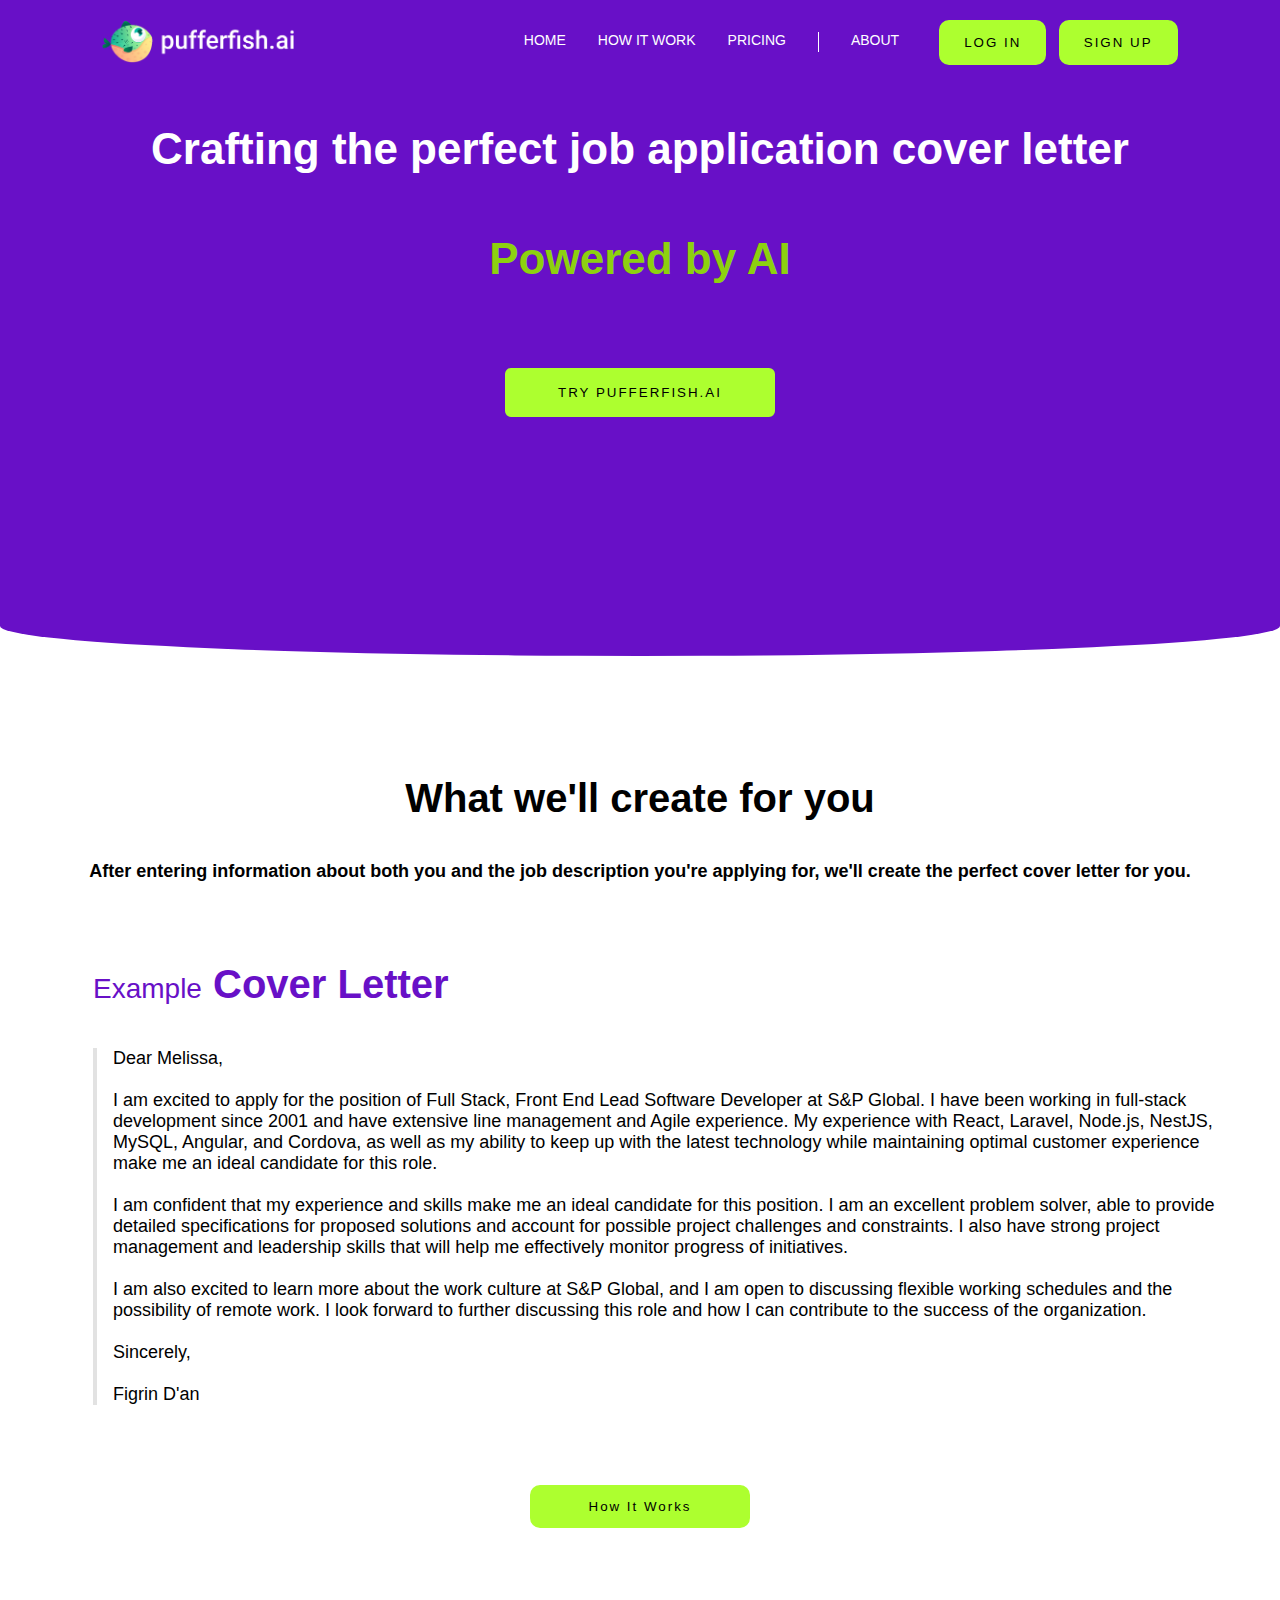
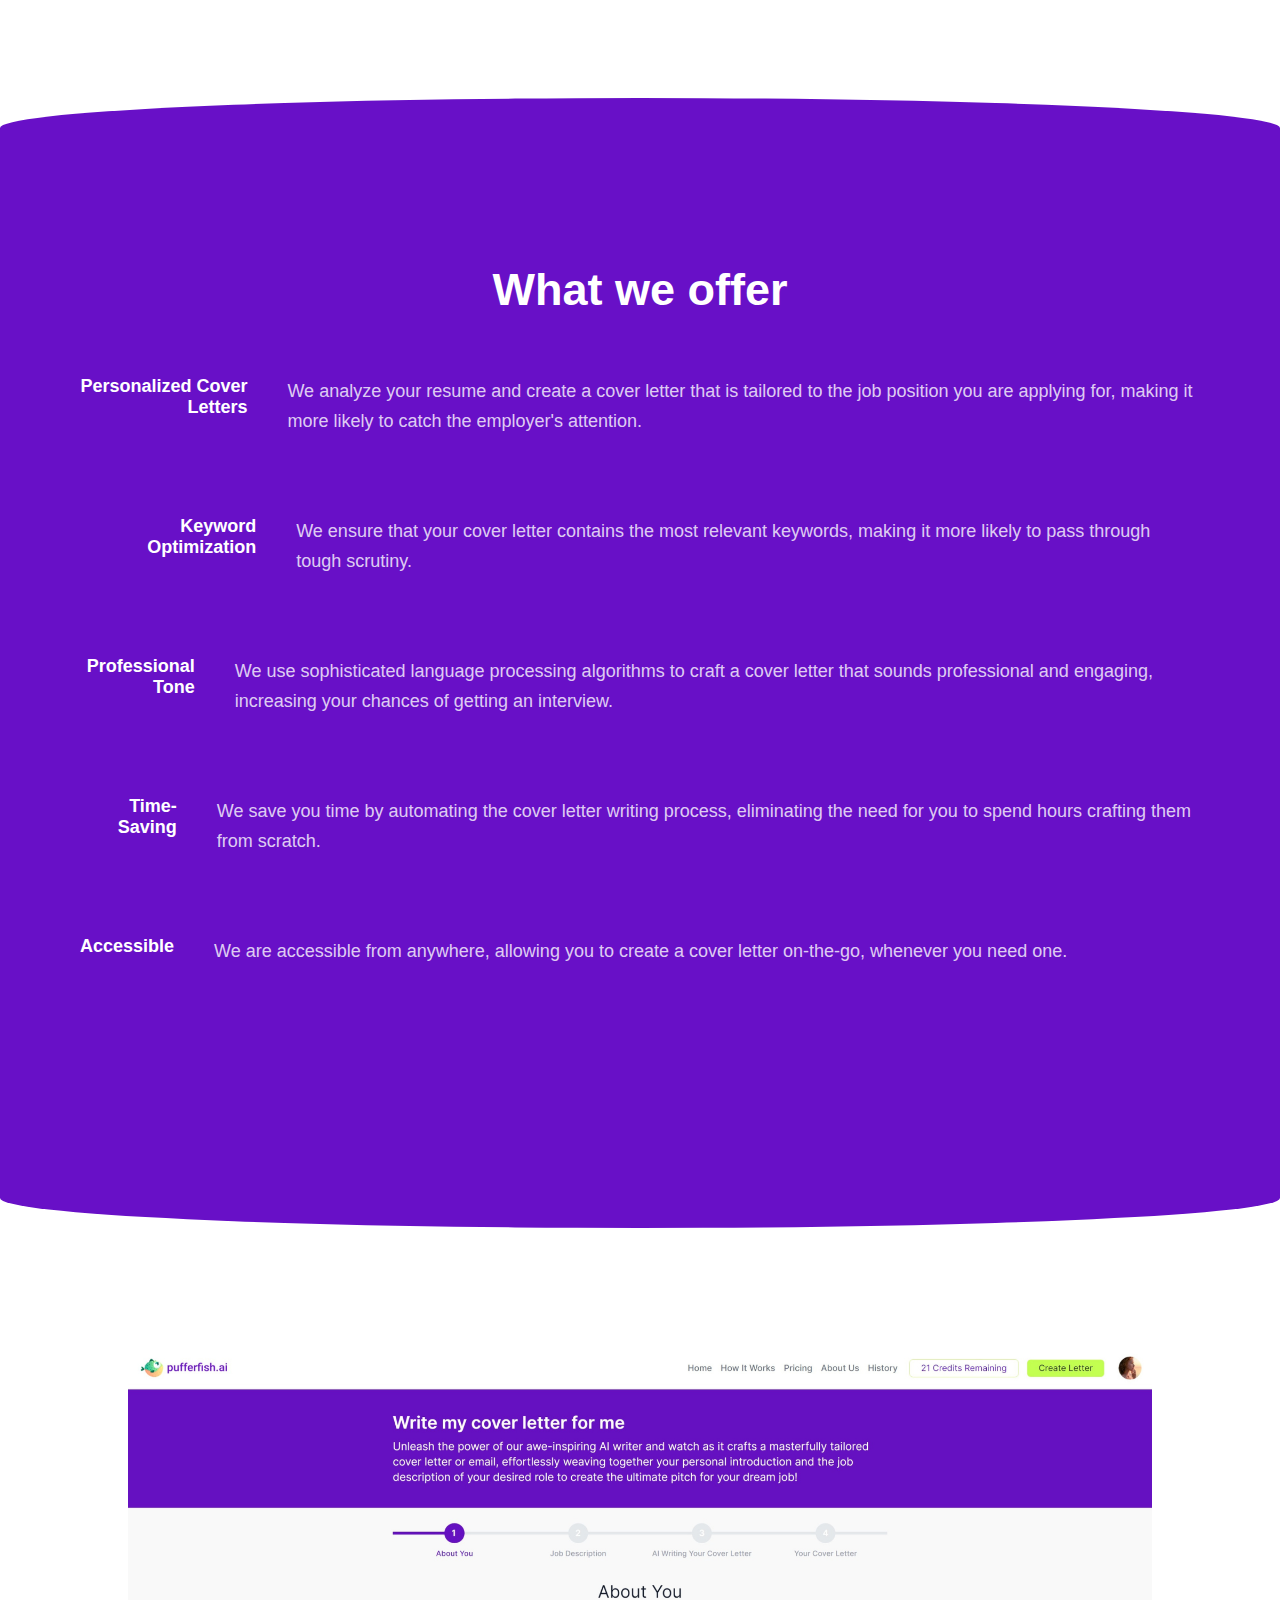
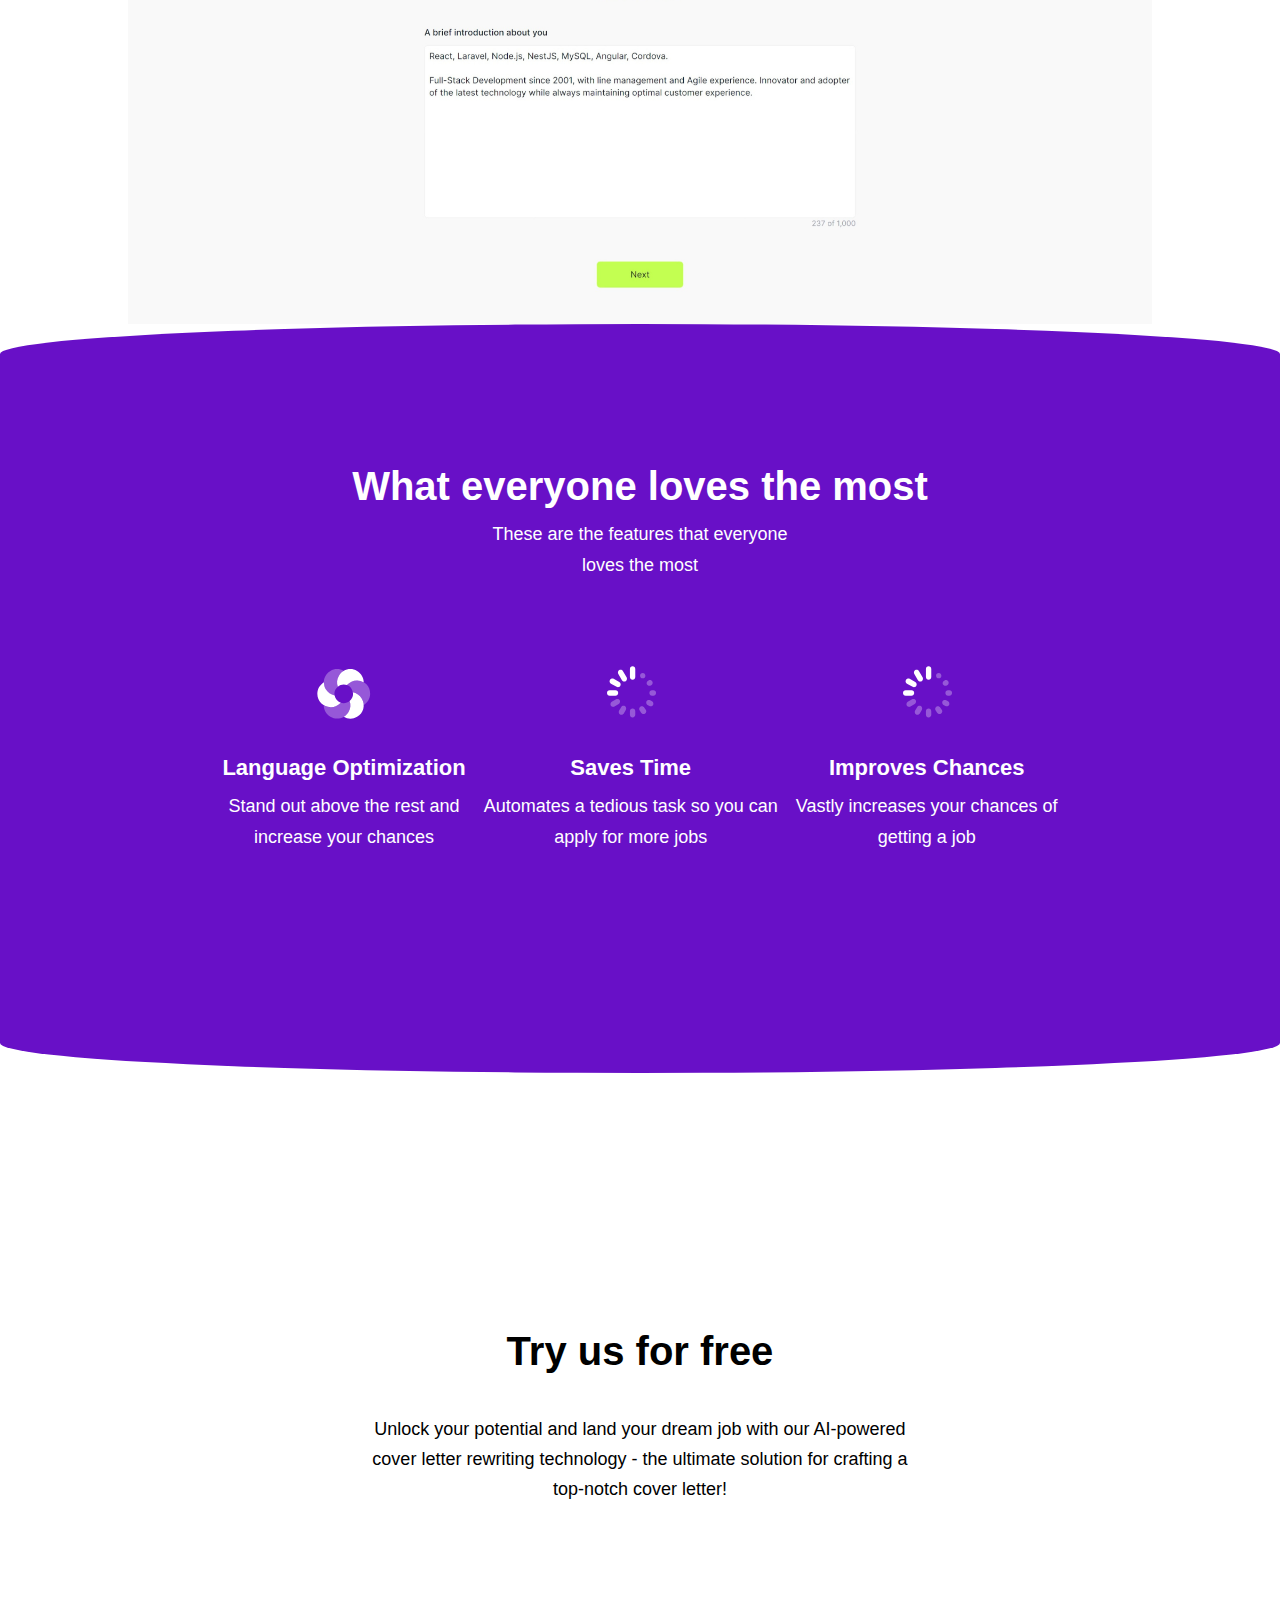
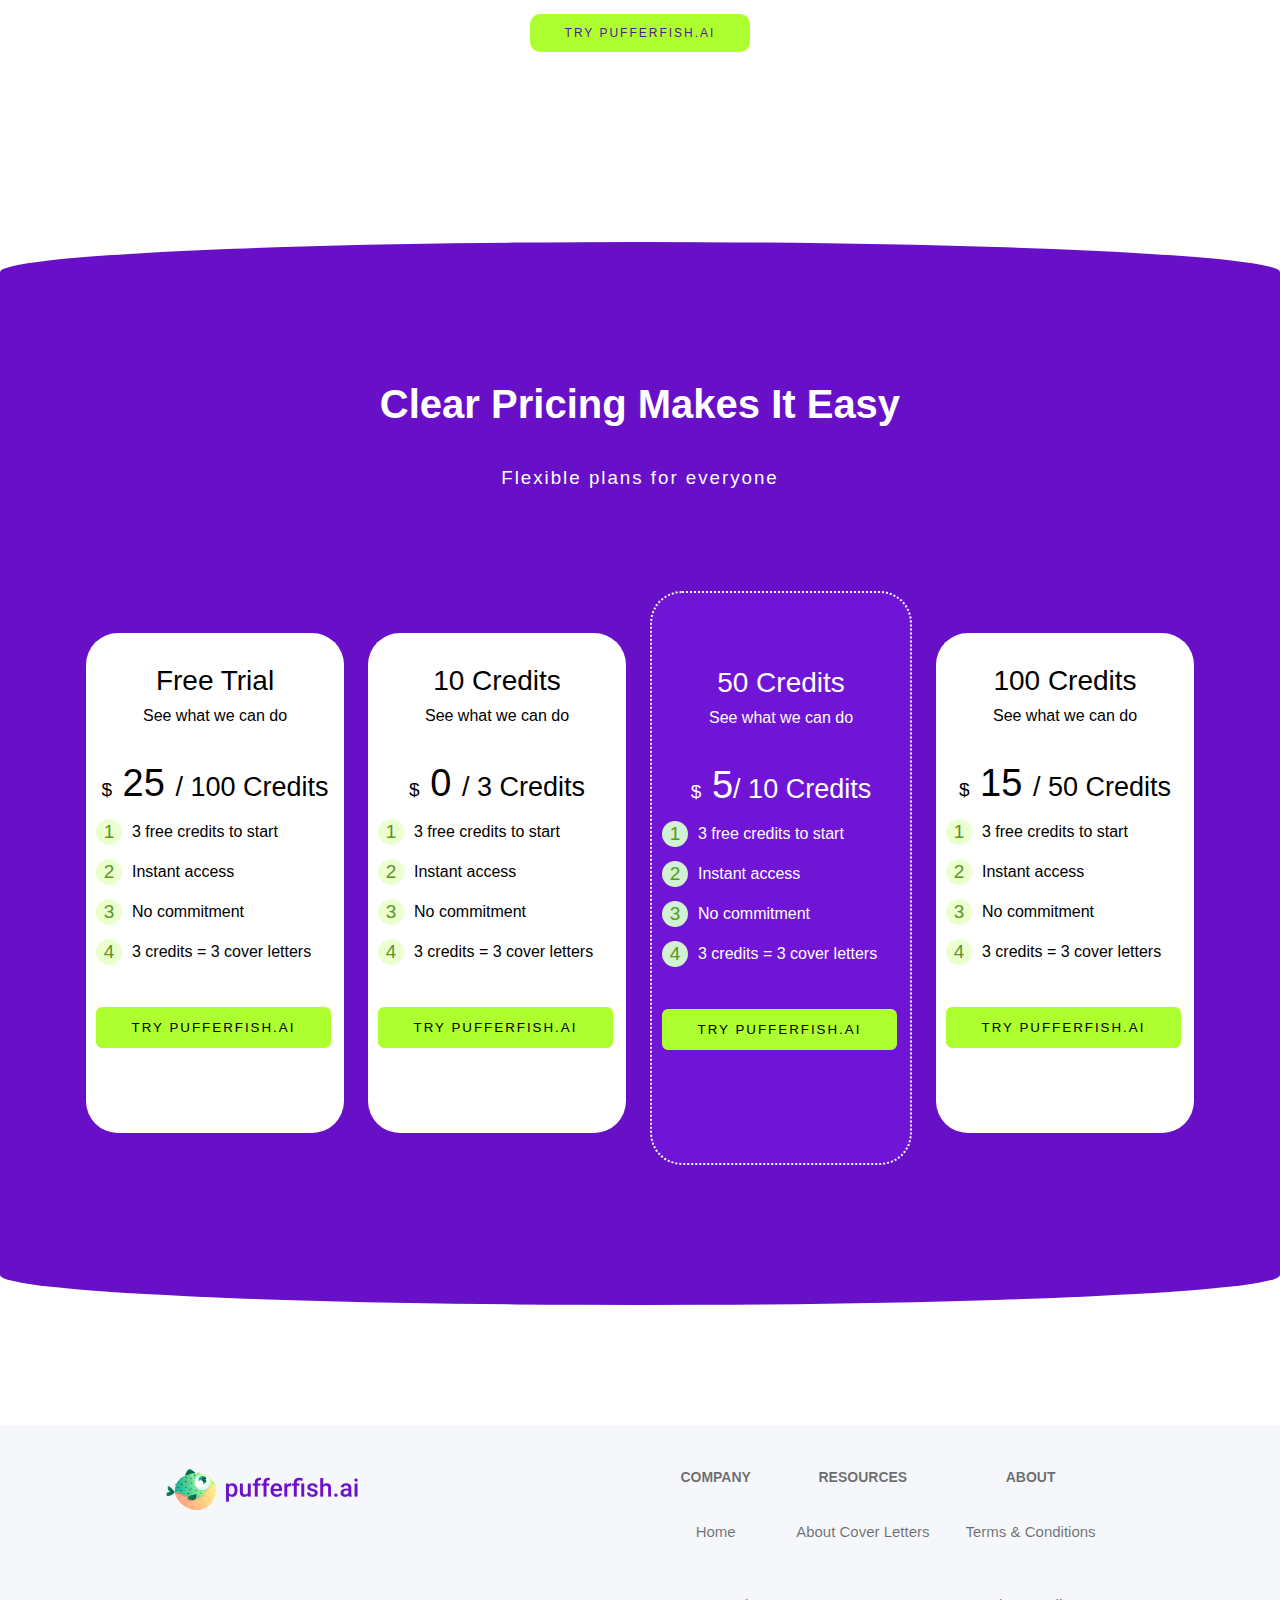
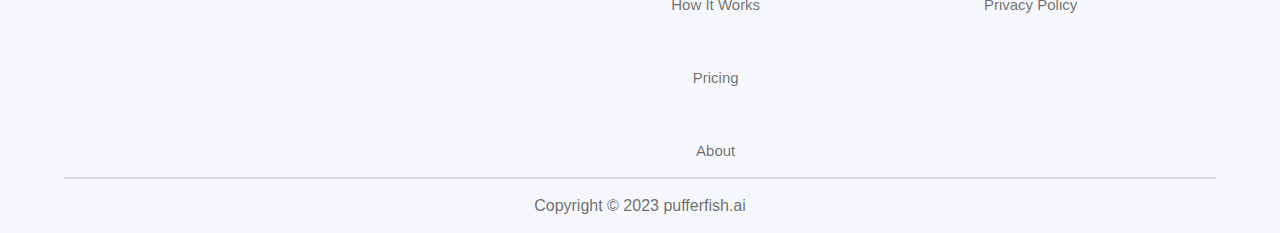
<file: index.html>
<!DOCTYPE html>
<html lang="en">
  <head>
    <meta charset="UTF-8" />
    <meta name="viewport" content="width=device-width, initial-scale=1.0" />
    <title>Pufferfish</title>
    <link rel="stylesheet" href="pufferExternaelCss.css" />
  </head>
  <body>
    <div class="header">
      <div class="inner-header">
        <div class="header-left">
          <img src="img/LogoTwo.png" alt="" />
        </div>
        <div class="header-right">
          <div class="nav">
            <div class="nav-links">
              <ul>
                <li><a href="">Home</a></li>
                <li><a href="">How it work</a></li>
                <li><a href="">Pricing</a></li>
                <div class="nav-divider"></div>
                <li><a href="">About</a></li>
              </ul>
            </div>

            <div class="nav-button">
              <button type="button" class="btn-log">LOG In</button>
              <button type="button" class="btn-log">SIGN Up</button>
            </div>
          </div>
        </div>
      </div>
    </div>
    <div class="colorBox">
      <h1>Crafting the perfect job application cover letter</h1>
      <h1 id="work">Powered by AI</h1>
      <button id="btn-try">TRY PUFFERFISH.AI</button>
    </div>
    <div class="radiousBox"></div>
    <div class="second-section">
      <h1 id="hh1">What we'll create for you</h1>
      <h2>
        After entering information about both you and the job description you're
        applying for, we'll create the perfect cover letter for you.
      </h2>
      <div class="example-section">
        <h1><span>Example</span> Cover Letter</h1>
        <p>
          Dear Melissa,
          <br />
          <br />
          I am excited to apply for the position of Full Stack, Front End Lead
          Software Developer at S&P Global. I have been working in full-stack
          development since 2001 and have extensive line management and Agile
          experience. My experience with React, Laravel, Node.js, NestJS, MySQL,
          Angular, and Cordova, as well as my ability to keep up with the latest
          technology while maintaining optimal customer experience make me an
          ideal candidate for this role.
          <br />
          <br />
          I am confident that my experience and skills make me an ideal
          candidate for this position. I am an excellent problem solver, able to
          provide detailed specifications for proposed solutions and account for
          possible project challenges and constraints. I also have strong
          project management and leadership skills that will help me effectively
          monitor progress of initiatives.
          <br />
          <br />
          I am also excited to learn more about the work culture at S&P Global,
          and I am open to discussing flexible working schedules and the
          possibility of remote work. I look forward to further discussing this
          role and how I can contribute to the success of the organization.
          <br />
          <br />
          Sincerely,
          <br />
          <br />
          Figrin D'an
        </p>
        <div class="how-btn-div">
          <button id="btn-how">How It Works</button>
        </div>
      </div>
    </div>
    <div class="radious-box2"></div>
    <div class="offer-section">
      <div class="offer-contant">
        <h1>What we offer</h1>
        <div class="offer-box">
          <h2>Personalized Cover Letters</h2>
          <p>
            We analyze your resume and create a cover letter that is tailored to
            the job position you are applying for, making it more likely to
            catch the employer's attention.
          </p>
        </div>
        <div class="offer-box">
          <h2>Keyword Optimization</h2>
          <p>
            We ensure that your cover letter contains the most relevant
            keywords, making it more likely to pass through tough scrutiny.
          </p>
        </div>
        <div class="offer-box">
          <h2>Professional Tone</h2>
          <p>
            We use sophisticated language processing algorithms to craft a cover
            letter that sounds professional and engaging, increasing your
            chances of getting an interview.
          </p>
        </div>
        <div class="offer-box">
          <h2>Time-Saving</h2>
          <p>
            We save you time by automating the cover letter writing process,
            eliminating the need for you to spend hours crafting them from
            scratch.
          </p>
        </div>
        <div class="offer-box">
          <h2>Accessible</h2>
          <p>
            We are accessible from anywhere, allowing you to create a cover
            letter on-the-go, whenever you need one.
          </p>
        </div>
      </div>
    </div>
    <div class="radiousBox"></div>
    <div class="slider">
      <img src="img/side1.png" alt="" />
    </div>
    <div class="radious-box2"></div>
    <div class="loves-section">
      <h1>What everyone loves the most</h1>
      <p>
        These are the features that everyone
        <br />
        loves the most
      </p>
      <div class="feature-cards">
        <div class="card">
          <img src="img/f1.svg" alt="" />
          <h1>Language Optimization</h1>
          <p>
            Stand out above the rest and
            <br />
            increase your chances
          </p>
        </div>

        <div class="card">
          <img src="img/f2.svg" alt="" />
          <h1>Saves Time</h1>
          <p>
            Automates a tedious task so you can
            <br />
            apply for more jobs
          </p>
        </div>

        <div class="card">
          <img src="img/f2.svg" alt="" />
          <h1>Improves Chances</h1>
          <p>
            Vastly increases your chances of
            <br />
            getting a job
          </p>
        </div>
      </div>
    </div>
    <div class="radiousBox"></div>
    <section class="try-us">
      <h1>Try us for free</h1>
      <h2>
        Unlock your potential and land your dream job with our AI-powered
        <br />
        cover letter rewriting technology - the ultimate solution for crafting a
        <br />
        top-notch cover letter!
      </h2>
      <a href="">Try pufferfish.ai</a>
    </section>
    <div class="radious-box2"></div>
    <section class="clear-pricing">
      <h1 id="hh">Clear Pricing Makes It Easy</h1>
      <h3>Flexible plans for everyone</h3>
      <div class="card-section">
        <div class="cards">
          <h1>Free Trial</h1>
          <p>See what we can do</p>
          <h2><span>$</span> 25 <span id="span2">/ 100 Credits</span></h2>
          <ul>
            <li>
              <div class="nbr">
                <span>1</span>
              </div>
              3 free credits to start
            </li>
            <li>
              <div class="nbr">
                <span>2</span>
              </div>
              Instant access
            </li>
            <li>
              <div class="nbr">
                <span>3</span>
              </div>
              No commitment
            </li>
            <li>
              <div class="nbr">
                <span>4</span>
              </div>
              3 credits = 3 cover letters
            </li>
          </ul>

          <button id="btn-try2">TRY PUFFERFISH.AI</button>
        </div>
        <div class="cards">
          <h1>10 Credits</h1>
          <p>See what we can do</p>
          <h2><span>$</span> 0 <span id="span2">/ 3 Credits</span></h2>
          <ul>
            <li>
              <div class="nbr">
                <span>1</span>
              </div>
              3 free credits to start
            </li>
            <li>
              <div class="nbr">
                <span>2</span>
              </div>
              Instant access
            </li>
            <li>
              <div class="nbr">
                <span>3</span>
              </div>
              No commitment
            </li>
            <li>
              <div class="nbr">
                <span>4</span>
              </div>
              3 credits = 3 cover letters
            </li>
          </ul>

          <button id="btn-try2">TRY PUFFERFISH.AI</button>
        </div>

        <div class="cards" id="cards3">
          <h1>50 Credits</h1>
          <p>See what we can do</p>
          <h2><span>$</span> 5<span id="span2">/ 10 Credits</span></h2>
          <ul>
            <li>
              <div class="nbr">
                <span>1</span>
              </div>
              3 free credits to start
            </li>
            <li>
              <div class="nbr">
                <span>2</span>
              </div>
              Instant access
            </li>
            <li>
              <div class="nbr">
                <span>3</span>
              </div>
              No commitment
            </li>
            <li>
              <div class="nbr">
                <span>4</span>
              </div>
              3 credits = 3 cover letters
            </li>
          </ul>

          <button id="btn-try2">TRY PUFFERFISH.AI</button>
        </div>
        <div class="cards">
          <h1>100 Credits</h1>
          <p>See what we can do</p>
          <h2><span>$</span> 15 <span id="span2">/ 50 Credits</span></h2>
          <ul>
            <li>
              <div class="nbr">
                <span>1</span>
              </div>
              3 free credits to start
            </li>
            <li>
              <div class="nbr">
                <span>2</span>
              </div>
              Instant access
            </li>
            <li>
              <div class="nbr">
                <span>3</span>
              </div>
              No commitment
            </li>
            <li>
              <div class="nbr">
                <span>4</span>
              </div>
              3 credits = 3 cover letters
            </li>
          </ul>

          <button id="btn-try2">TRY PUFFERFISH.AI</button>
        </div>
      </div>
    </section>
    <div class="radiousBox"></div>

    <div class="footer-container">
      <div class="footer-content">
        <div class="footer-left" style="margin-top: 44px;">
          <a href=""><img src="img/LogoFish.png" alt="" /></a>
        </div>
        <div class="footer-right">
          <div class="footer-column">
            <h2>COMPANY</h2>
            <p><a href="">Home</a></p>
            <p><a href="">How it Works</a></p>
            <p><a href="">Pricing</a></p>
            <p><a href="">About</a></p>
          </div>
          <div class="footer-column">
            <h2>RESOURCES</h2>
            <p><a href="">About Cover Letters</a></p>
          </div>
          <div class="footer-column">
            <h2>ABOUT</h2>
            <p><a href="">Terms & Conditions</a></p>
            <p><a href="">Privacy policy</a></p>
          </div>
        </div>
      </div>
      <div class="footer-line"></div>
      <p>Copyright © 2023 pufferfish.ai</p>
    </div>
  </body>
</html>
</file>
<file: pufferExternaelCss.css>
* {
  margin: 0px;
  padding: 0px;
  font-family: sans-serif;
}
h1 {
  font-size: 40px;
}

.header {
  background-color: #6810c7;
  width: 100%;
}
.inner-header {
  /* background-color: yellow; */
  height: 84px;
  width: 84%;
  margin: auto;
  display: flex;
  justify-content: space-between;
}
.header-left {
  display: flex;
  align-items: center;
}
.header-left img {
  width: 192px;
  height: 42px;
}
.header-right {
  display: flex;
  align-items: center;
}
.nav {
  display: flex;
  align-items: center;
}
.nav-links {
  display: flex;
  align-items: center;
}
.nav-links ul {
  display: flex;
}
.nav ul li {
  list-style: none;
  display: flex;
}
.nav a {
  color: white;
  text-decoration: none;
  font-size: 14px;
  padding: 0px 32px 0px 0px;
  text-transform: uppercase;
  font-family: sans-serif;
}
.nav-divider {
  height: 20px;
  width: 1px;
  margin-right: 32px;
  background-color: #fff;
}
.btn-log {
  border-radius: 10px;
  background-color: greenyellow;
  letter-spacing: 2px;
  margin-left: 8px;
  padding: 12px 22px;
  text-transform: uppercase;
  border: 3px solid greenyellow;
}
.colorBox {
  background-color: #6810c7;
  height: 512px;
  display: flex;
  flex-direction: column;
  align-items: center;
}
.radiousBox {
  background-color: #6810c7;
  height: 60px;
  border-radius: 0px 0px 50% 50%;
  margin-bottom: 120px;
  align-items: center;
}
.colorBox h1 {
  text-align: center;
  color: white;
  font-size: 44px;
  font-weight: 700;
  padding: 40px 0px 20px 0px;
}
#work {
  color: #8dd10f;
}
#btn-try {
  border-radius: 10px;
  border-radius: 6px;
  background-color: greenyellow;
  width: 270px;
  padding: 15px 30px;
  letter-spacing: 2px;
  margin-top: 64px;
  border: 2px solid greenyellow;
}
.second-section {
  /* width: 1349px;
  height: 995px; */
  /* background-color: #9e6d6d; */
  display: flex;
  flex-direction: column;
  align-items: center;
}
#hh1 {
  text-align: center;
  margin-bottom: 40px;
}
.second-section h2 {
  text-align: center;
  font-size: 18px;
}
.example-section {
  margin: 80px 20px 0px 20px;
  max-width: 1200px;

}
.example-section h1 {
  color: #6810c7;
  margin-left: 53px;
  margin-bottom: 41px;
}
.example-section h1 span {
  font-size: 28px;
  font-weight: 400;
}
.example-section p {
  border-left: 4px solid #e2e2e2;
  padding: 0px 0px 0px 16px;
  margin-left: 53px;
  font-size: 18px;
  margin-bottom: 80px;
}
.how-btn-div{
  display: flex;
  justify-content: center;
  margin-bottom: 170px;

}
#btn-how {
  border-radius: 10px;
  background-color: greenyellow;
  width: 220px;
  padding: 12px 30px;
  letter-spacing: 2px;
  border: 2px solid greenyellow;
}
.radious-box2 {
  background-color: #6810c7;
  height: 60px;
  border-radius: 50% 50% 0px 0px;
  align-items: center;
}
.offer-section {
  background-color: #6810c7;
  padding-top: 26px;
  padding-bottom: 42px;
}
.offer-contant {
  padding: 80px 80px;
}
.offer-contant h1 {
  color: white;
  text-align: center;
  margin-bottom: 60px;
  font-size: 45px;
  font-family: sans-serif;
}
.offer-box {
  display: flex;
  margin-bottom: 80px;
}
.offer-box h2 {
  text-align: right;
  color: white;
  font-size: 18px;
  font-family: sans-serif;
}
.offer-box p {
  margin-left: 40px;
  color: hsla(0, 0%, 100%, 0.8);
  line-height: 30px;
  font-size: 18px;
}
.slider {
  align-items: center;
  display: flex;
  justify-content: center;
}
.slider img {
  width: 80%;
}
.loves-section {
  background-color: #6810c7;
  padding-top: 80px;
  padding-bottom: 80px;
  display: flex;
  align-items: center;
  flex-direction: column;
  justify-content: space-between;
}
.loves-section h1 {
  color: white;
  font-family: sans-serif;
  font-weight: 600;
  margin-bottom: 10px;
}
.loves-section p {
  color: white;
  font-size: 18px;
  font-weight: 400;
  margin-bottom: 80px;
  text-align: center;
  line-height: 31px;
  font-family: sans-serif;
}
.feature-cards {
  /* background-color: #884b4b; */
  display: flex;
  align-items: center;
  justify-content: space-between;
  gap: 18px;
}
.card{
  display: flex;
  align-items: center;
  flex-direction: column;
}
.card img {
  height: 64px;
  filter: invert(1);
  margin-bottom: 30px;

}
.card h1 {
  text-align: center;
  color: white;
  font-size: 22px;
}
.card p {
  text-align: center;
  color: white;
  font-size: 18px;
  font-family: sans-serif;
}
.try-us {
  display: flex;
  align-items: center;
  flex-direction: column;
  margin-bottom: 80px;
}
.try-us h1 {
  font-family: sans-serif;
  text-align: center;
  font-size: 40px;
  margin-top: 136px;
  margin-bottom: 40px;
  align-items: center;
}
.try-us h2 {
  text-align: center;
  font-family: sans-serif;
  font-size: 18px;
  font-weight: 400;
  margin-bottom: 70px;
  line-height: 30px;
}
.try-us a {
  background-color: greenyellow;
  margin: 40px 0px 110px 0px;
  text-align: center;
  font-family: sans-serif;
  font-size: 12px;
  letter-spacing: 2px;
  text-transform: uppercase;
  padding: 12px 5px;
  border-radius: 10px;
  text-decoration: none;
  width: 210px;
}
.clear-pricing {
  background-color: #6810c7;
  display: flex;
  align-items: center;
  flex-direction: column;
  padding-top: 80px;
  padding-bottom: 80px;
}
.clear-pricing #hh {
  text-align: center;
  color: white;
  margin-bottom: 40px;
}
.clear-pricing h3 {
  text-align: center;
  color: white;
  font-weight: 400;
  letter-spacing: 2px;
  margin-bottom: 144px;

}
.card-section {
  /* border: 4px solid gray; */
    display: flex;
    gap: 24px;
}
.card-section .cards {
  background-color: white;
  border-radius: 32px;
  padding: 10px;
  height: 480px;
  width: 238px;

}
.card-section h2 {
  font-size: 25px;
  font-weight: 600;
  text-align: center;
}
.cards h1 {
  font-size: 28px;
    font-weight: 400;
  padding-top: 22px;
  padding-bottom: 10px;
  text-align: center;
}
.card-section .cards h2 {
  color: 6810c7;
  font-size: 38px;
  font-weight: 400;
}
.cards p {
  padding-bottom: 37px;
  text-align: center;
}
.cards span {
  font-size: 19px;
  font-weight: 100;
}
.cards #span2 {
  font-size: 27px;
  font-weight: 500;
}
.card-section .cards a {
  background-color: greenyellow;
  margin: 40px 0px 110px 0px;
  text-align: center;
  font-family: sans-serif;
  font-size: 12px;
  letter-spacing: 2px;
  text-transform: uppercase;
  padding: 12px 5px;
  border-radius: 10px;
  text-decoration: none;
  width: 210px;
}
#btn-try2 {
  border-radius: 10px;
  border-radius: 6px;
  background-color: greenyellow;
  width: 235px;
  padding: 11px 30px;
  letter-spacing: 2px;
  border: 2px solid greenyellow;
}
.nbr {
  height: 22px;
  width: 22px;
  color: #5b9525;
  align-items: center;
  padding: 2px;
  text-align: center;
  margin-right: 10px;
  background-color: #adff2f3b;
  border-radius: 50%;
}
.card-section .cards ul {
  margin-bottom: 42px;
  list-style: none;
}
.card-section .cards ul li {
  display: flex;
  align-items: center;
  margin: 14px 0px;

}
#cards3{

  background-color: #7015d5;
  height: 550px;
  margin-top: -42px;
  color: white;
  border: 2px dotted white;
}
#cards3 h1{
  margin-top: 42px;

}
#cards3 .nbr{
  background-color: #d2f1d2;
}
.footer-container{
  background-color: #f5f7fa;
}
.footer-content{
  width: 74%;
  margin: auto;
  display: flex;
  justify-content: space-between;
}
.footer-left img{
  width: 192px;
  height: 42px;
}
.footer-right{
  justify-content: space-between;
    display: flex;
    flex-direction: row;
    margin-top: 44px;

}
.footer-column p{
  margin-top: 20px;
text-transform: capitalize;
font-size: 15px;


}
.footer-column a{
  text-decoration: none;
  color: #0000008f;


}
.footer-column h2{

  font-size: 14px;
  color: #00000091;
  text-align: center;

}
.footer-line{
  border-bottom: 2px solid #80808042;
  width: 90%;
  margin: auto;
}
.footer-container p{
  text-align: center;
  padding: 18px;
  color: #00000094;
}







/* Media query start from here */

  @media screen and (max-width:768px ){
    .nav-button {
      display: none;
  }
  .header-right{
    display: none;
  }
.card-section {
  display: flex;
  gap: 39px;
  flex-direction: column;
  }
  .footer-content {
    width: 74%;
    margin: auto;
    display: flex;
    flex-direction: column;
    justify-content: space-between;
}

#cards3 {
  background-color: #7015d5;
  height: 550px;
  color: white;
  gap: 20px;
  border: 2px dotted white;
margin-top: auto;
  }
  .feature-cards {
    display: flex;
    align-items: center;
    flex-direction: column;
    justify-content: space-between;
    gap: 18px;
}
 
}
@media screen and (max-width:425px) {
  .footer-right {
    justify-content: space-between;
    display: flex;
    flex-direction: column;
    margin-top: 44px;
}
.footer-column h2 {
  font-size: 14px;
  color: #00000091;
  text-align: center;
}
}
</file>
